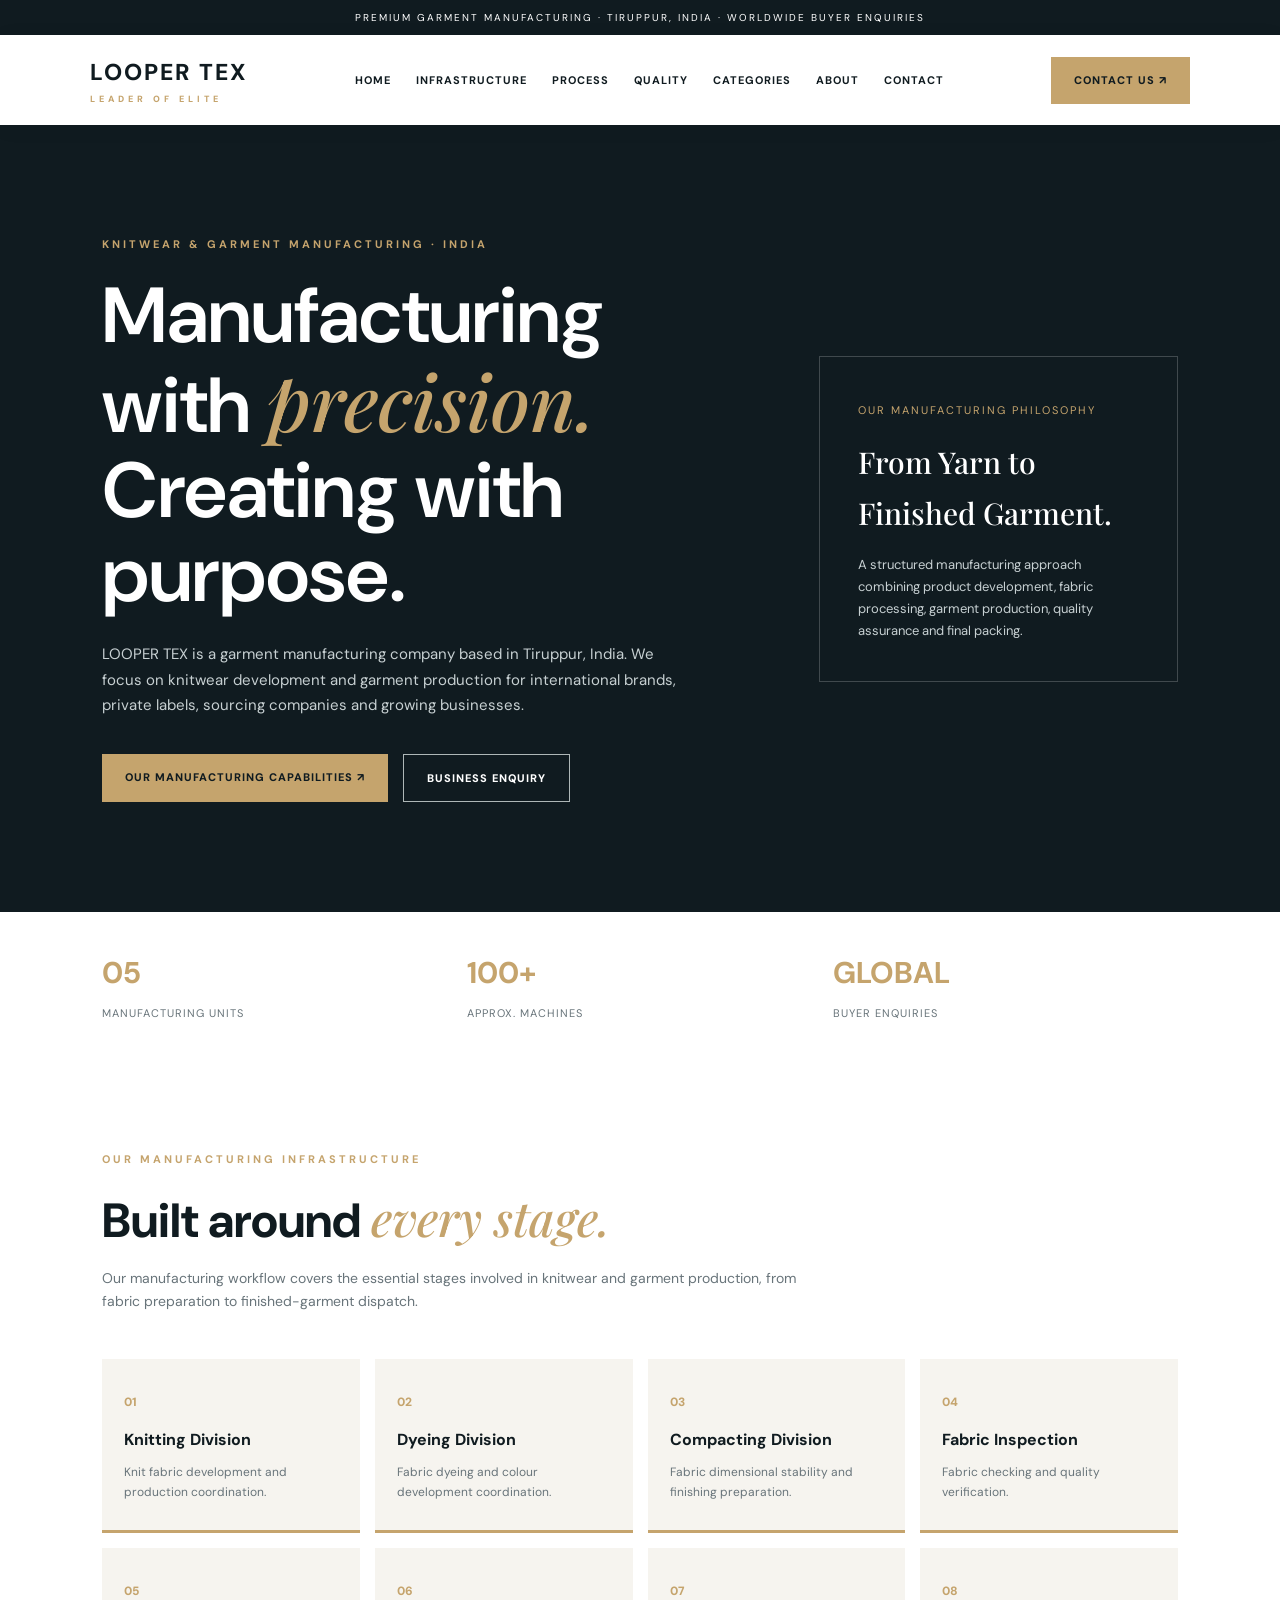
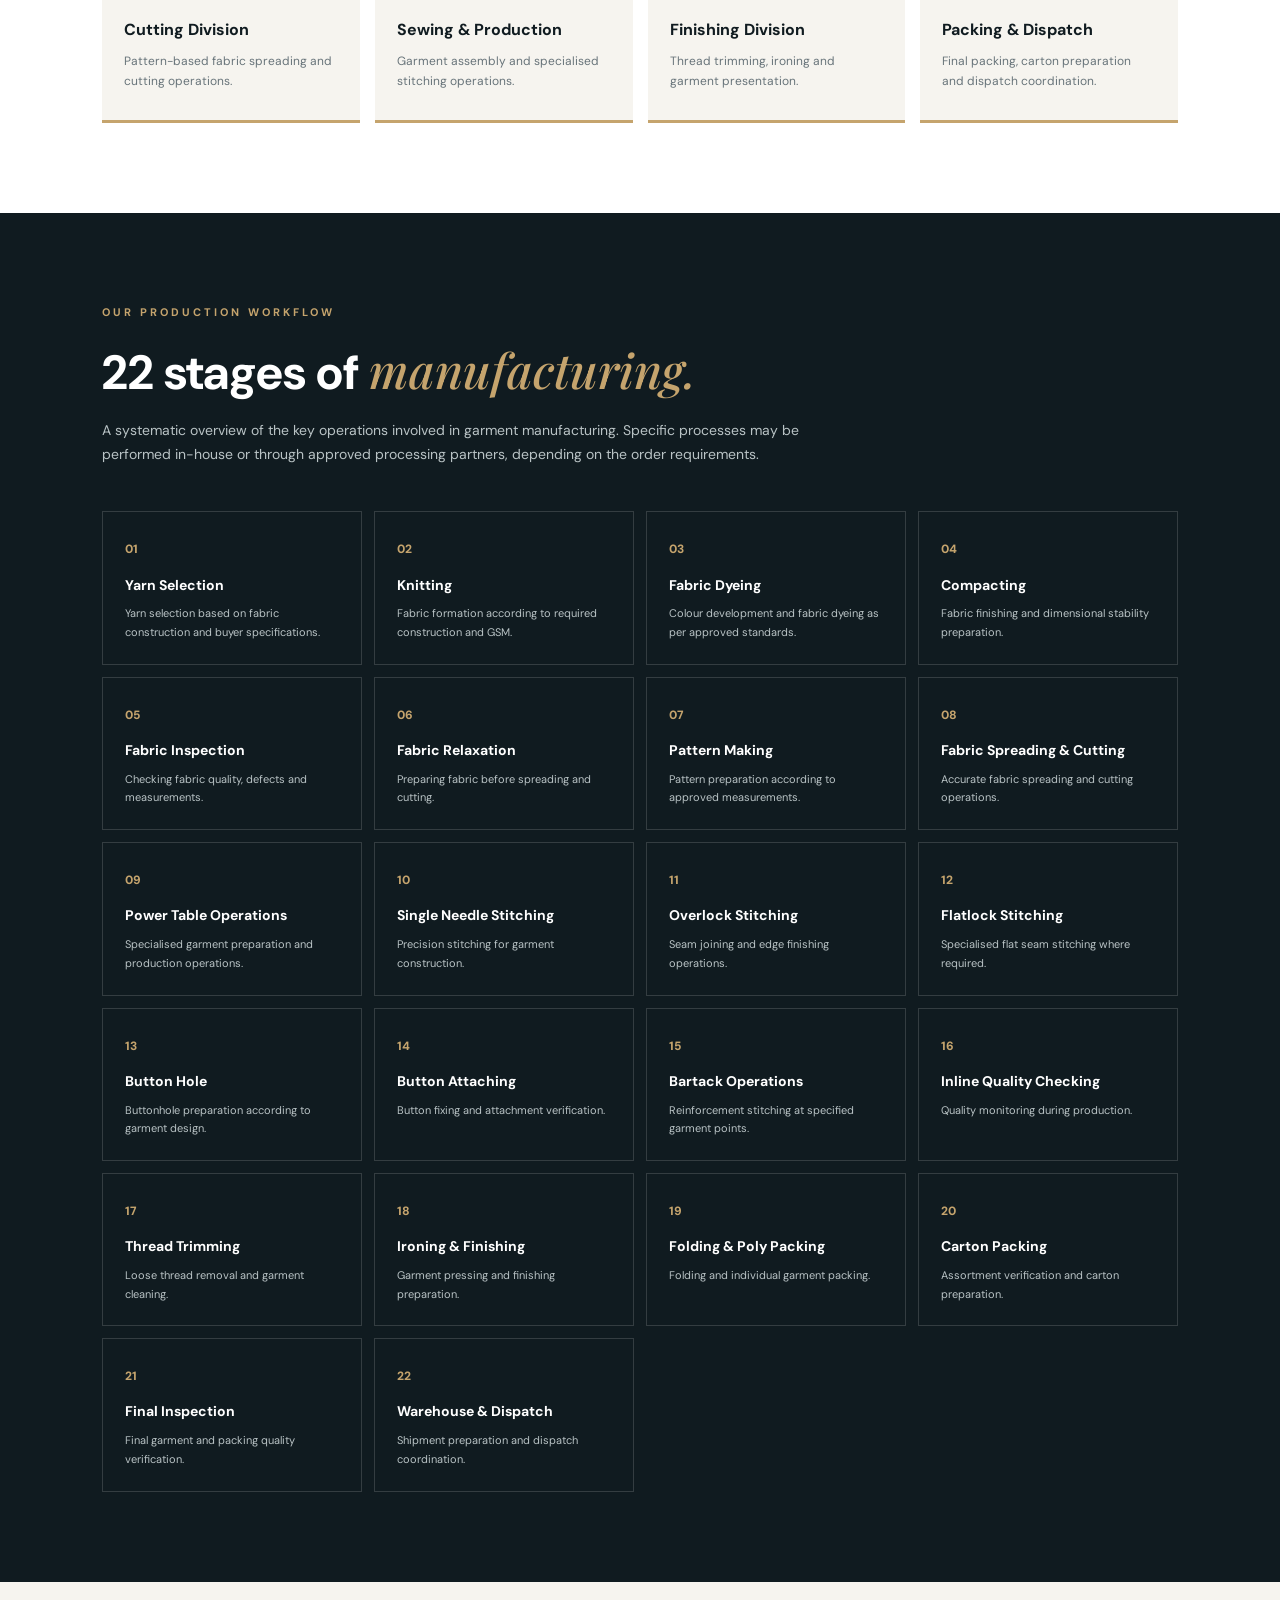
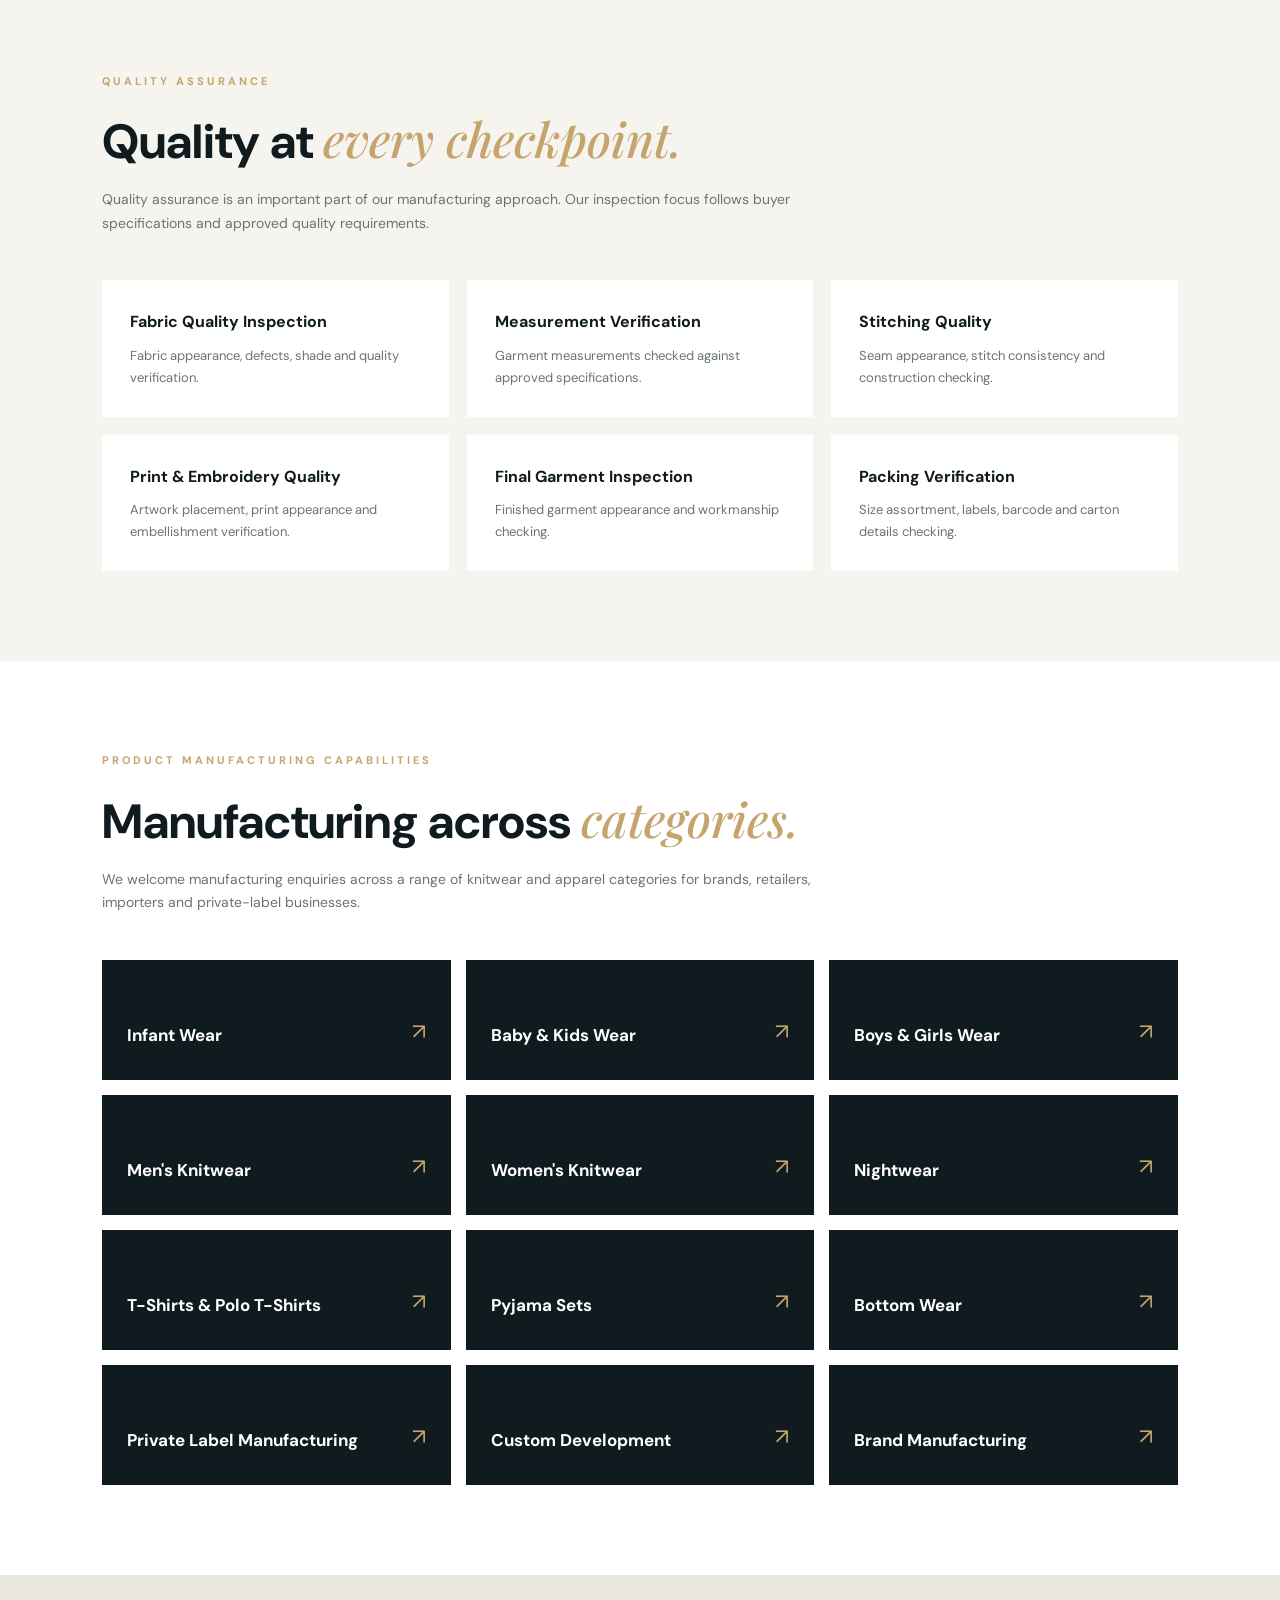
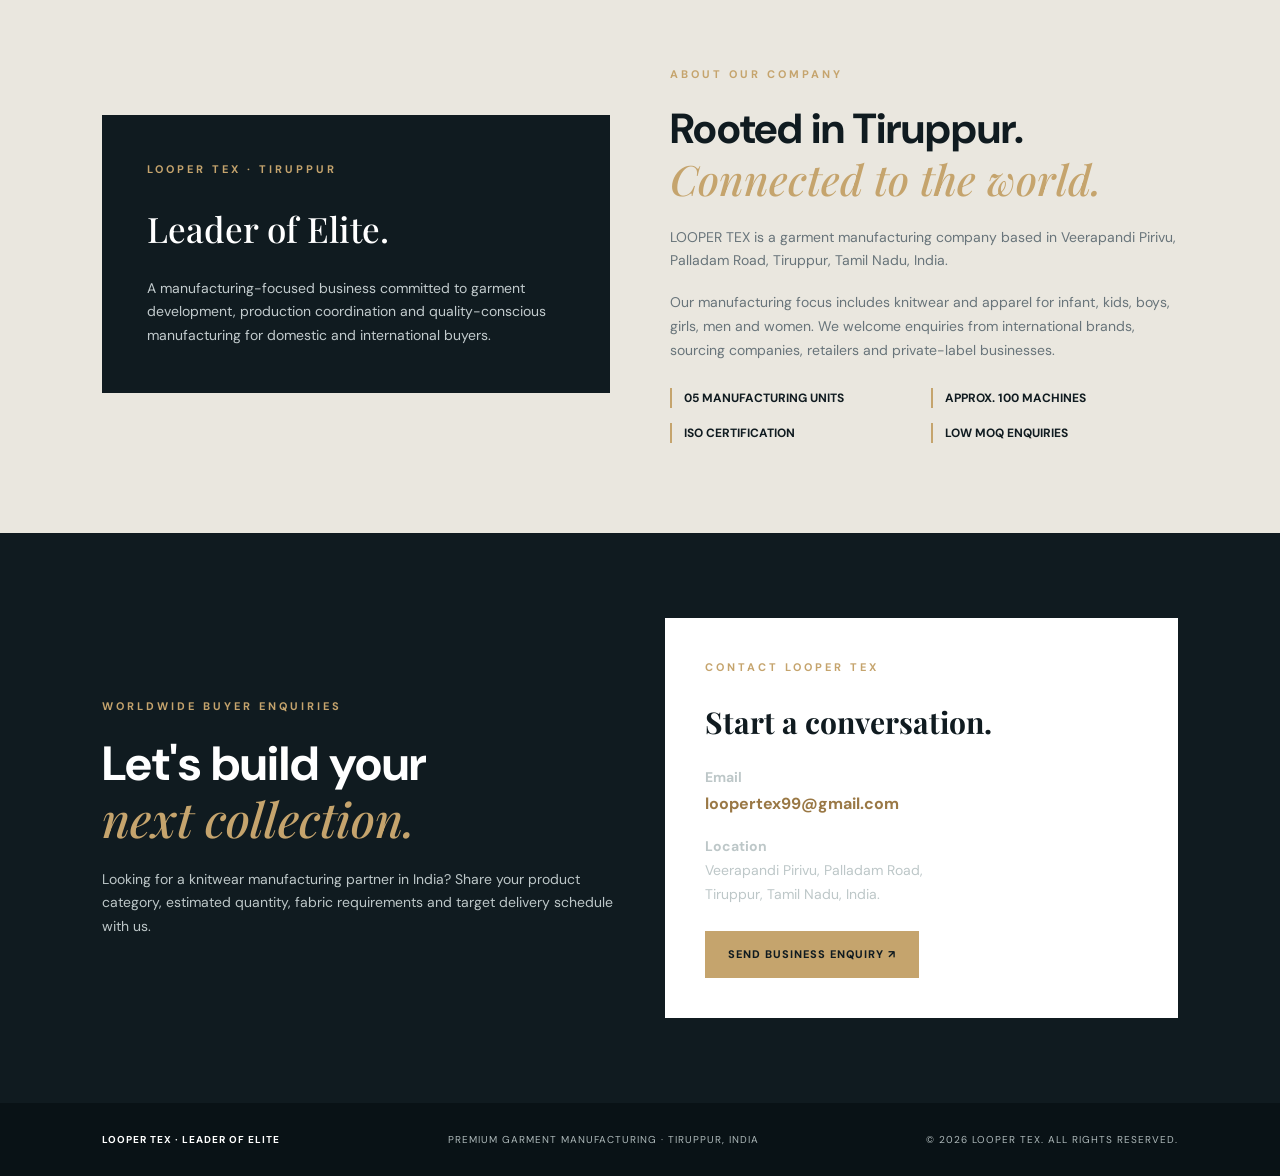
<file: index.html>
<!DOCTYPE html>
<html lang="en">
<head>
<meta charset="UTF-8">
<meta name="viewport" content="width=device-width, initial-scale=1.0">

<title>LOOPER TEX | Premium Garment Manufacturer | Tiruppur, India</title>

<meta name="description" content="LOOPER TEX is a garment manufacturer based in Tiruppur, India, specialising in premium knitwear, infant wear, kidswear, men's wear, women's wear and private label manufacturing.">

<meta name="keywords" content="Garment Manufacturer Tiruppur, Knitwear Manufacturer India, Infant Wear Manufacturer, Kidswear Manufacturer, Private Label Garment Manufacturer">

<meta name="robots" content="index, follow">

<meta property="og:title" content="LOOPER TEX | Leader of Elite">
<meta property="og:description" content="Premium Knitwear & Garment Manufacturing from Tiruppur, India.">
<meta property="og:type" content="website">

<link rel="preconnect" href="https://fonts.googleapis.com">
<link rel="preconnect" href="https://fonts.gstatic.com" crossorigin>
<link href="https://fonts.googleapis.com/css2?family=DM+Sans:wght@400;500;600;700;800&family=Playfair+Display:ital,wght@0,500;0,600;1,500&display=swap" rel="stylesheet">

<style>
:root {
--dark:#101b20;
--gold:#c5a46d;
--cream:#f6f4ef;
--white:#ffffff;
--grey:#68747a;
}

* {
margin:0;
padding:0;
box-sizing:border-box;
}

html {
scroll-behavior:smooth;
}

body {
font-family:'DM Sans',sans-serif;
color:var(--dark);
background:var(--cream);
line-height:1.7;
}

a {
text-decoration:none;
color:inherit;
}

.topbar {
background:var(--dark);
color:white;
text-align:center;
padding:9px 12px;
font-size:10px;
letter-spacing:2px;
}

header {
background:white;
padding:18px 7%;
display:flex;
align-items:center;
justify-content:space-between;
position:sticky;
top:0;
z-index:100;
box-shadow:0 3px 20px rgba(0,0,0,.05);
}

.logo {
font-size:23px;
font-weight:800;
letter-spacing:2px;
}

.logo small {
display:block;
font-size:9px;
letter-spacing:4px;
color:var(--gold);
}

nav {
display:flex;
gap:25px;
font-size:11px;
font-weight:700;
letter-spacing:1px;
}

nav a:hover {
color:var(--gold);
}

.menu {
display:none;
}

.hero {
background:var(--dark);
color:white;
padding:110px 8%;
display:grid;
grid-template-columns:1.3fr .7fr;
gap:50px;
align-items:center;
min-height:590px;
}

.eyebrow {
font-size:11px;
letter-spacing:3px;
color:var(--gold);
font-weight:700;
margin-bottom:20px;
}

.hero h1 {
font-size:clamp(42px,7vw,78px);
line-height:1.08;
font-weight:600;
}

.hero h1 i,
h2 i {
font-family:'Playfair Display',serif;
color:var(--gold);
font-weight:500;
}

.hero p {
max-width:590px;
margin-top:25px;
color:#c7d0d2;
font-size:15px;
}

.hero-buttons {
display:flex;
gap:15px;
flex-wrap:wrap;
margin-top:35px;
}

.button {
display:inline-block;
padding:14px 23px;
background:var(--gold);
color:var(--dark);
font-size:11px;
font-weight:800;
letter-spacing:1px;
}

.button.outline {
background:transparent;
border:1px solid #aeb7b7;
color:white;
}

.hero-panel {
border:1px solid rgba(255,255,255,.2);
padding:38px;
}

.hero-panel span {
color:var(--gold);
font-size:11px;
letter-spacing:2px;
}

.hero-panel h3 {
font-family:'Playfair Display',serif;
font-size:30px;
margin:15px 0;
font-weight:500;
}

.hero-panel p {
font-size:13px;
margin:0;
}

.hero-stats {
display:grid;
grid-template-columns:repeat(3,1fr);
gap:20px;
padding:35px 8%;
background:white;
}

.stat strong {
display:block;
font-size:30px;
color:var(--gold);
}

.stat span {
font-size:11px;
color:var(--grey);
letter-spacing:1px;
}

.section {
padding:90px 8%;
}

.section-heading {
max-width:720px;
margin-bottom:45px;
}

.section-heading h2 {
font-size:clamp(32px,5vw,48px);
line-height:1.2;
}

.section-heading p {
color:var(--grey);
margin-top:17px;
font-size:14px;
}

.infrastructure {
background:white;
}

.infrastructure-grid {
display:grid;
grid-template-columns:repeat(4,1fr);
gap:15px;
}

.infra-card {
background:var(--cream);
padding:28px 22px;
border-bottom:3px solid var(--gold);
min-height:155px;
}

.infra-card span {
font-size:12px;
color:var(--gold);
font-weight:800;
}

.infra-card h3 {
font-size:16px;
margin-top:12px;
}

.infra-card p {
font-size:12px;
color:var(--grey);
margin-top:8px;
}

.process {
background:var(--dark);
color:white;
}

.process .section-heading p {
color:#b9c3c5;
}

.process-grid {
display:grid;
grid-template-columns:repeat(4,1fr);
gap:12px;
}

.process-card {
border:1px solid rgba(255,255,255,.15);
padding:22px;
min-height:135px;
}

.process-card span {
color:var(--gold);
font-size:12px;
font-weight:800;
}

.process-card h3 {
font-size:14px;
margin-top:12px;
}

.process-card p {
color:#b9c3c5;
font-size:11px;
margin-top:7px;
}

.quality {
background:var(--cream);
}

.quality-grid {
display:grid;
grid-template-columns:repeat(3,1fr);
gap:18px;
}

.quality-card {
background:white;
padding:28px;
}

.quality-card h3 {
font-size:16px;
margin-bottom:9px;
}

.quality-card p {
font-size:13px;
color:var(--grey);
}

.categories {
background:white;
}

.category-grid {
display:grid;
grid-template-columns:repeat(3,1fr);
gap:15px;
}

.category {
background:var(--dark);
color:white;
padding:30px 25px;
min-height:120px;
display:flex;
align-items:end;
justify-content:space-between;
}

.category h3 {
font-size:17px;
}

.category span {
color:var(--gold);
font-size:22px;
}

.about {
background:#eae7df;
display:grid;
grid-template-columns:1fr 1fr;
gap:60px;
align-items:center;
}

.about-box {
background:var(--dark);
color:white;
padding:45px;
}

.about-box h3 {
font-family:'Playfair Display',serif;
font-size:35px;
font-weight:500;
}

.about-box p {
color:#c2cbcd;
font-size:14px;
margin-top:18px;
}

.about-copy h2 {
font-size:42px;
line-height:1.2;
}

.about-copy p {
font-size:14px;
color:var(--grey);
margin-top:18px;
}

.about-list {
margin-top:25px;
display:grid;
grid-template-columns:1fr 1fr;
gap:15px;
}

.about-list div {
border-left:2px solid var(--gold);
padding-left:12px;
font-size:12px;
font-weight:700;
}

.contact {
background:var(--dark);
color:white;
padding:85px 8%;
display:grid;
grid-template-columns:1fr 1fr;
gap:50px;
align-items:center;
}

.contact h2 {
font-size:48px;
line-height:1.15;
}

.contact p {
color:#bdc7c8;
font-size:14px;
margin-top:18px;
}

.contact-card {
background:white;
color:var(--dark);
padding:40px;
}

.contact-card h3 {
font-family:'Playfair Display',serif;
font-size:30px;
margin:15px 0;
}

.contact-card a.email {
color:#9a7845;
font-weight:700;
word-break:break-word;
}

.contact-card .button {
margin-top:25px;
}

footer {
background:#091216;
color:white;
padding:28px 8%;
display:flex;
justify-content:space-between;
gap:15px;
flex-wrap:wrap;
font-size:10px;
letter-spacing:1px;
}

footer span {
color:#aeb9ba;
}

@media(max-width:900px) {
nav {
display:none;
}
.menu {
display:block;
}
.hero {
grid-template-columns:1fr;
padding:75px 7%;
}
.infrastructure-grid,
.process-grid {
grid-template-columns:repeat(2,1fr);
}
.about,
.contact {
grid-template-columns:1fr;
}
}

@media(max-width:550px) {
header {
padding:15px 5%;
}
.logo {
font-size:20px;
}
.section {
padding:65px 6%;
}
.hero-stats {
padding:25px 5%;
gap:8px;
}
.stat strong {
font-size:23px;
}
.stat span {
font-size:9px;
}
.infrastructure-grid,
.process-grid,
.quality-grid,
.category-grid {
grid-template-columns:1fr 1fr;
}
.infra-card,
.process-card {
padding:18px 13px;
}
.category {
padding:20px 13px;
min-height:105px;
}
.category h3 {
font-size:13px;
}
.about-box {
padding:28px;
}
.about-copy h2,
.contact h2 {
font-size:36px;
}
.about-list {
grid-template-columns:1fr;
}
.contact-card {
padding:25px;
}
footer {
flex-direction:column;
}
}
</style>
</head>

<body>

<div class="topbar">
PREMIUM GARMENT MANUFACTURING · TIRUPPUR, INDIA · WORLDWIDE BUYER ENQUIRIES
</div>

<header>
<a href="#home" class="logo">
LOOPER TEX
<small>LEADER OF ELITE</small>
</a>

<nav>
<a href="#home">HOME</a>
<a href="#infrastructure">INFRASTRUCTURE</a>
<a href="#process">PROCESS</a>
<a href="#quality">QUALITY</a>
<a href="#categories">CATEGORIES</a>
<a href="#about">ABOUT</a>
<a href="#contact">CONTACT</a>
</nav>

<a class="button" href="#contact">CONTACT US ↗</a>
</header>

<main>

<section class="hero" id="home">

<div>
<div class="eyebrow">KNITWEAR & GARMENT MANUFACTURING · INDIA</div>

<h1>
Manufacturing<br>
with <i>precision.</i><br>
Creating with purpose.
</h1>

<p>
LOOPER TEX is a garment manufacturing company based in Tiruppur, India. We focus on knitwear development and garment production for international brands, private labels, sourcing companies and growing businesses.
</p>

<div class="hero-buttons">
<a href="#infrastructure" class="button">OUR MANUFACTURING CAPABILITIES ↗</a>
<a href="#contact" class="button outline">BUSINESS ENQUIRY</a>
</div>
</div>

<div class="hero-panel">
<span>OUR MANUFACTURING PHILOSOPHY</span>
<h3>From Yarn to Finished Garment.</h3>
<p>
A structured manufacturing approach combining product development, fabric processing, garment production, quality assurance and final packing.
</p>
</div>

</section>

<div class="hero-stats">

<div class="stat">
<strong>05</strong>
<span>MANUFACTURING UNITS</span>
</div>

<div class="stat">
<strong>100+</strong>
<span>APPROX. MACHINES</span>
</div>

<div class="stat">
<strong>GLOBAL</strong>
<span>BUYER ENQUIRIES</span>
</div>

</div>

<section class="section infrastructure" id="infrastructure">

<div class="section-heading">
<div class="eyebrow">OUR MANUFACTURING INFRASTRUCTURE</div>
<h2>Built around <i>every stage.</i></h2>
<p>
Our manufacturing workflow covers the essential stages involved in knitwear and garment production, from fabric preparation to finished-garment dispatch.
</p>
</div>

<div class="infrastructure-grid">

<div class="infra-card"><span>01</span><h3>Knitting Division</h3><p>Knit fabric development and production coordination.</p></div>

<div class="infra-card"><span>02</span><h3>Dyeing Division</h3><p>Fabric dyeing and colour development coordination.</p></div>

<div class="infra-card"><span>03</span><h3>Compacting Division</h3><p>Fabric dimensional stability and finishing preparation.</p></div>

<div class="infra-card"><span>04</span><h3>Fabric Inspection</h3><p>Fabric checking and quality verification.</p></div>

<div class="infra-card"><span>05</span><h3>Cutting Division</h3><p>Pattern-based fabric spreading and cutting operations.</p></div>

<div class="infra-card"><span>06</span><h3>Sewing & Production</h3><p>Garment assembly and specialised stitching operations.</p></div>

<div class="infra-card"><span>07</span><h3>Finishing Division</h3><p>Thread trimming, ironing and garment presentation.</p></div>

<div class="infra-card"><span>08</span><h3>Packing & Dispatch</h3><p>Final packing, carton preparation and dispatch coordination.</p></div>

</div>

</section>

<section class="section process" id="process">

<div class="section-heading">
<div class="eyebrow">OUR PRODUCTION WORKFLOW</div>
<h2>22 stages of <i>manufacturing.</i></h2>
<p>
A systematic overview of the key operations involved in garment manufacturing. Specific processes may be performed in-house or through approved processing partners, depending on the order requirements.
</p>
</div>

<div class="process-grid">

<div class="process-card"><span>01</span><h3>Yarn Selection</h3><p>Yarn selection based on fabric construction and buyer specifications.</p></div>

<div class="process-card"><span>02</span><h3>Knitting</h3><p>Fabric formation according to required construction and GSM.</p></div>

<div class="process-card"><span>03</span><h3>Fabric Dyeing</h3><p>Colour development and fabric dyeing as per approved standards.</p></div>

<div class="process-card"><span>04</span><h3>Compacting</h3><p>Fabric finishing and dimensional stability preparation.</p></div>

<div class="process-card"><span>05</span><h3>Fabric Inspection</h3><p>Checking fabric quality, defects and measurements.</p></div>

<div class="process-card"><span>06</span><h3>Fabric Relaxation</h3><p>Preparing fabric before spreading and cutting.</p></div>

<div class="process-card"><span>07</span><h3>Pattern Making</h3><p>Pattern preparation according to approved measurements.</p></div>

<div class="process-card"><span>08</span><h3>Fabric Spreading & Cutting</h3><p>Accurate fabric spreading and cutting operations.</p></div>

<div class="process-card"><span>09</span><h3>Power Table Operations</h3><p>Specialised garment preparation and production operations.</p></div>

<div class="process-card"><span>10</span><h3>Single Needle Stitching</h3><p>Precision stitching for garment construction.</p></div>

<div class="process-card"><span>11</span><h3>Overlock Stitching</h3><p>Seam joining and edge finishing operations.</p></div>

<div class="process-card"><span>12</span><h3>Flatlock Stitching</h3><p>Specialised flat seam stitching where required.</p></div>

<div class="process-card"><span>13</span><h3>Button Hole</h3><p>Buttonhole preparation according to garment design.</p></div>

<div class="process-card"><span>14</span><h3>Button Attaching</h3><p>Button fixing and attachment verification.</p></div>

<div class="process-card"><span>15</span><h3>Bartack Operations</h3><p>Reinforcement stitching at specified garment points.</p></div>

<div class="process-card"><span>16</span><h3>Inline Quality Checking</h3><p>Quality monitoring during production.</p></div>

<div class="process-card"><span>17</span><h3>Thread Trimming</h3><p>Loose thread removal and garment cleaning.</p></div>

<div class="process-card"><span>18</span><h3>Ironing & Finishing</h3><p>Garment pressing and finishing preparation.</p></div>

<div class="process-card"><span>19</span><h3>Folding & Poly Packing</h3><p>Folding and individual garment packing.</p></div>

<div class="process-card"><span>20</span><h3>Carton Packing</h3><p>Assortment verification and carton preparation.</p></div>

<div class="process-card"><span>21</span><h3>Final Inspection</h3><p>Final garment and packing quality verification.</p></div>

<div class="process-card"><span>22</span><h3>Warehouse & Dispatch</h3><p>Shipment preparation and dispatch coordination.</p></div>

</div>

</section>

<section class="section quality" id="quality">

<div class="section-heading">
<div class="eyebrow">QUALITY ASSURANCE</div>
<h2>Quality at <i>every checkpoint.</i></h2>
<p>
Quality assurance is an important part of our manufacturing approach. Our inspection focus follows buyer specifications and approved quality requirements.
</p>
</div>

<div class="quality-grid">

<div class="quality-card"><h3>Fabric Quality Inspection</h3><p>Fabric appearance, defects, shade and quality verification.</p></div>

<div class="quality-card"><h3>Measurement Verification</h3><p>Garment measurements checked against approved specifications.</p></div>

<div class="quality-card"><h3>Stitching Quality</h3><p>Seam appearance, stitch consistency and construction checking.</p></div>

<div class="quality-card"><h3>Print & Embroidery Quality</h3><p>Artwork placement, print appearance and embellishment verification.</p></div>

<div class="quality-card"><h3>Final Garment Inspection</h3><p>Finished garment appearance and workmanship checking.</p></div>

<div class="quality-card"><h3>Packing Verification</h3><p>Size assortment, labels, barcode and carton details checking.</p></div>

</div>

</section>

<section class="section categories" id="categories">

<div class="section-heading">
<div class="eyebrow">PRODUCT MANUFACTURING CAPABILITIES</div>
<h2>Manufacturing across <i>categories.</i></h2>
<p>
We welcome manufacturing enquiries across a range of knitwear and apparel categories for brands, retailers, importers and private-label businesses.
</p>
</div>

<div class="category-grid">

<div class="category"><h3>Infant Wear</h3><span>↗</span></div>
<div class="category"><h3>Baby & Kids Wear</h3><span>↗</span></div>
<div class="category"><h3>Boys & Girls Wear</h3><span>↗</span></div>
<div class="category"><h3>Men's Knitwear</h3><span>↗</span></div>
<div class="category"><h3>Women's Knitwear</h3><span>↗</span></div>
<div class="category"><h3>Nightwear</h3><span>↗</span></div>
<div class="category"><h3>T-Shirts & Polo T-Shirts</h3><span>↗</span></div>
<div class="category"><h3>Pyjama Sets</h3><span>↗</span></div>
<div class="category"><h3>Bottom Wear</h3><span>↗</span></div>
<div class="category"><h3>Private Label Manufacturing</h3><span>↗</span></div>
<div class="category"><h3>Custom Development</h3><span>↗</span></div>
<div class="category"><h3>Brand Manufacturing</h3><span>↗</span></div>

</div>

</section>

<section class="section about" id="about">

<div class="about-box">
<div class="eyebrow">LOOPER TEX · TIRUPPUR</div>
<h3>Leader of Elite.</h3>
<p>
A manufacturing-focused business committed to garment development, production coordination and quality-conscious manufacturing for domestic and international buyers.
</p>
</div>

<div class="about-copy">
<div class="eyebrow">ABOUT OUR COMPANY</div>
<h2>Rooted in Tiruppur.<br><i>Connected to the world.</i></h2>

<p>
LOOPER TEX is a garment manufacturing company based in Veerapandi Pirivu, Palladam Road, Tiruppur, Tamil Nadu, India.
</p>

<p>
Our manufacturing focus includes knitwear and apparel for infant, kids, boys, girls, men and women. We welcome enquiries from international brands, sourcing companies, retailers and private-label businesses.
</p>

<div class="about-list">
<div>05 MANUFACTURING UNITS</div>
<div>APPROX. 100 MACHINES</div>
<div>ISO CERTIFICATION</div>
<div>LOW MOQ ENQUIRIES</div>
</div>

</div>

</section>

<section class="contact" id="contact">

<div>
<div class="eyebrow">WORLDWIDE BUYER ENQUIRIES</div>
<h2>Let's build your<br><i>next collection.</i></h2>
<p>
Looking for a knitwear manufacturing partner in India? Share your product category, estimated quantity, fabric requirements and target delivery schedule with us.
</p>
</div>

<div class="contact-card">
<div class="eyebrow">CONTACT LOOPER TEX</div>
<h3>Start a conversation.</h3>

<p><strong>Email</strong></p>
<a class="email" href="mailto:loopertex99@gmail.com">loopertex99@gmail.com</a>

<p><strong>Location</strong><br>
Veerapandi Pirivu, Palladam Road,<br>
Tiruppur, Tamil Nadu, India.
</p>

<a class="button" href="mailto:loopertex99@gmail.com?subject=Garment%20Manufacturing%20Enquiry%20-%20LOOPER%20TEX">
SEND BUSINESS ENQUIRY ↗
</a>

</div>

</section>

</main>

<footer>
<strong>LOOPER TEX · LEADER OF ELITE</strong>
<span>PREMIUM GARMENT MANUFACTURING · TIRUPPUR, INDIA</span>
<span>© <span id="year"></span> LOOPER TEX. ALL RIGHTS RESERVED.</span>
</footer>

<script>
document.getElementById("year").textContent = new Date().getFullYear();
</script>

</body>
                                           </html>
</file>
